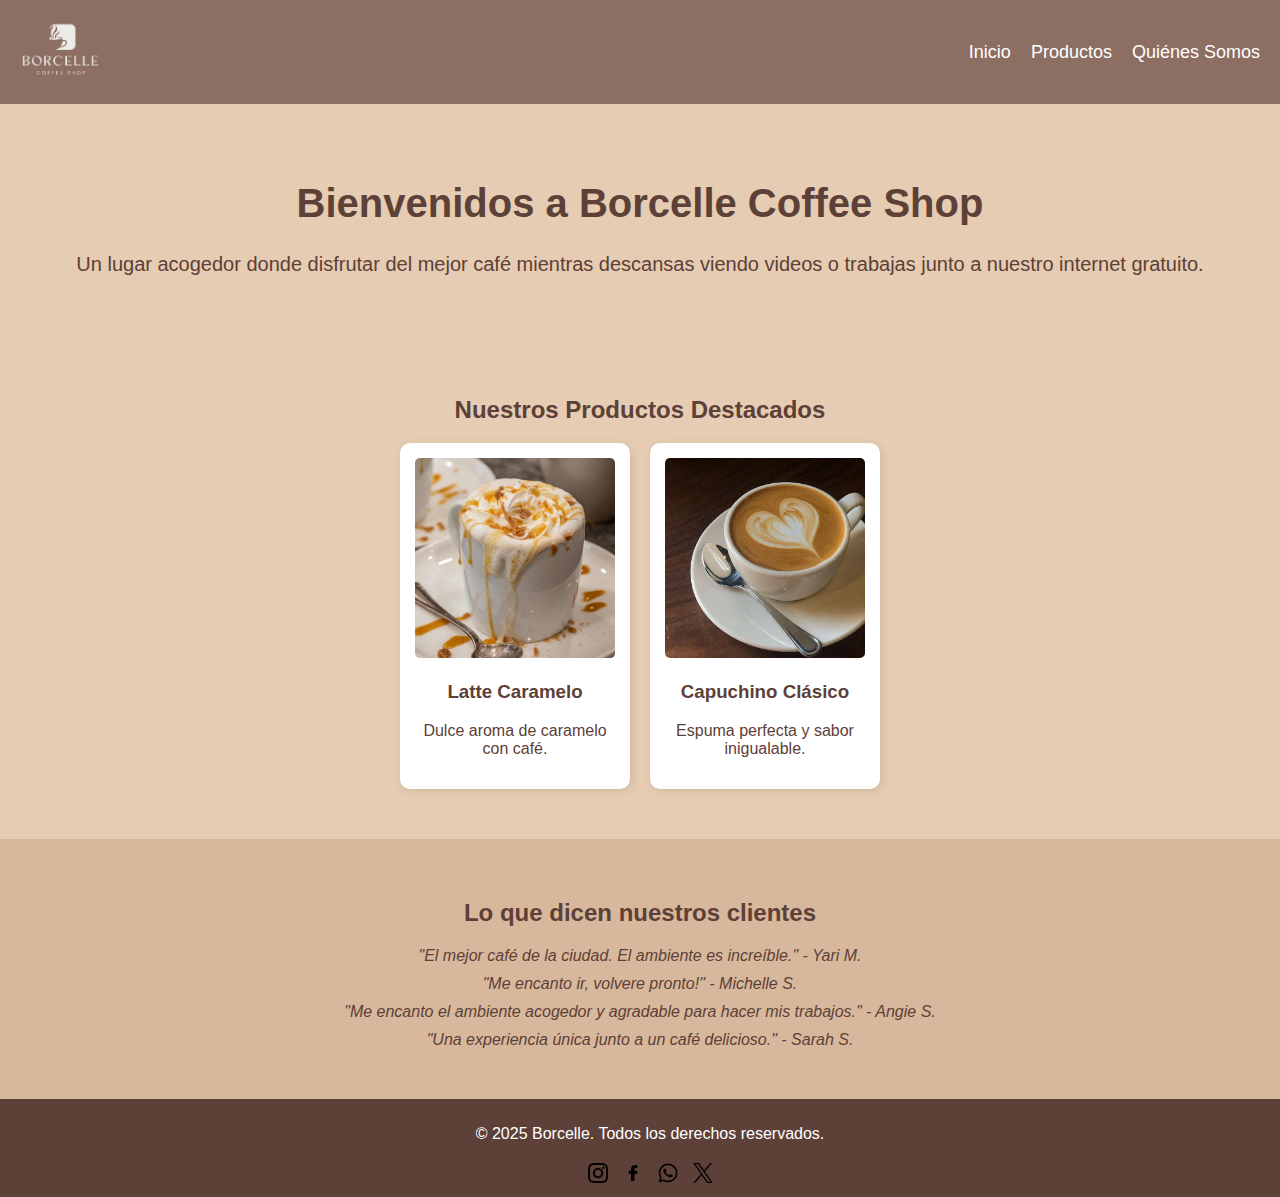
<file: cafe/index.html>
<!DOCTYPE html>
<html lang="es">
<head>
    <meta charset="UTF-8">
    <meta name="viewport" content="width=device-width, initial-scale=1.0">
    <title>Cafe</title>
    <link rel="stylesheet" href="css/styles.css">
</head>
<body>
    <header>
        <div class="logo">
            <img src="img/logo.png" alt="Logo">
        </div>
        <button class="menu-toggle">☰</button>
        <nav>
            <ul>
                <li><a href="index.html">Inicio</a></li>
                <li><a href="productos.html">Productos</a></li>
                <li><a href="sobre.html">Quiénes Somos</a></li>
            </ul>
        </nav>
    </header>
    <main>
        <section class="bienvenida">
            <h1>Bienvenidos a Borcelle Coffee Shop</h1>
            <p>Un lugar acogedor donde disfrutar del mejor café mientras descansas viendo videos o trabajas junto a nuestro internet gratuito.</p>
        </section>
        <section class="destacados">
            <h2>Nuestros Productos Destacados</h2>
            <div class="productos">
                <div class="producto">
                    <img src="img/latteS.jpg" class="card-img-top" alt="Latte Caramelo">
                    <h3>Latte Caramelo</h3>
                    <p>Dulce aroma de caramelo con café.</p>
                </div>
                <div class="producto">
                    <img src="img/capuchino.jpg" class="card-img-top" alt="Capuchino Clásico">
                    <h3>Capuchino Clásico</h3>
                    <p>Espuma perfecta y sabor inigualable.</p>
                </div>
            </div>
        </section>
        <section class="testimonios">
            <h2>Lo que dicen nuestros clientes</h2>
            <blockquote>"El mejor café de la ciudad. El ambiente es increíble." - Yari M.</blockquote>
            <blockquote>"Me encanto ir, volvere pronto!" - Michelle S.</blockquote>
            <blockquote>"Me encanto el ambiente acogedor y agradable para hacer mis trabajos." - Angie S.</blockquote>
            <blockquote>"Una experiencia única junto a un café delicioso." - Sarah S.</blockquote>
        </section>
    </main>
    <footer>
        <p>© 2025 Borcelle. Todos los derechos reservados.</p>
        <div class="redes-sociales">
            <a href="https://www.instagram.com/skzzzy" target="_blank"><img src="img/instagram.png" alt="Instagram"></a>
            <a href="https://www.facebook.com/lulu.sauceda.5" target="_blank"><img src="img/facebook.png" alt="Facebook"></a>
            <a href="https://wa.me/97237069" target="_blank"><img src="img/whatsapp.png" alt="WhatsApp"></a>
            <a href="https://x.com/michilvs" target="_blank"><img src="img/twitter.png" alt="Twitter"></a>
        </div>
    </footer>

    <script>
        document.querySelector(".menu-toggle").addEventListener("click", function() {
            document.querySelector("nav").classList.toggle("menu-active");
        });
    </script>
    
</body>
</html>
</file>
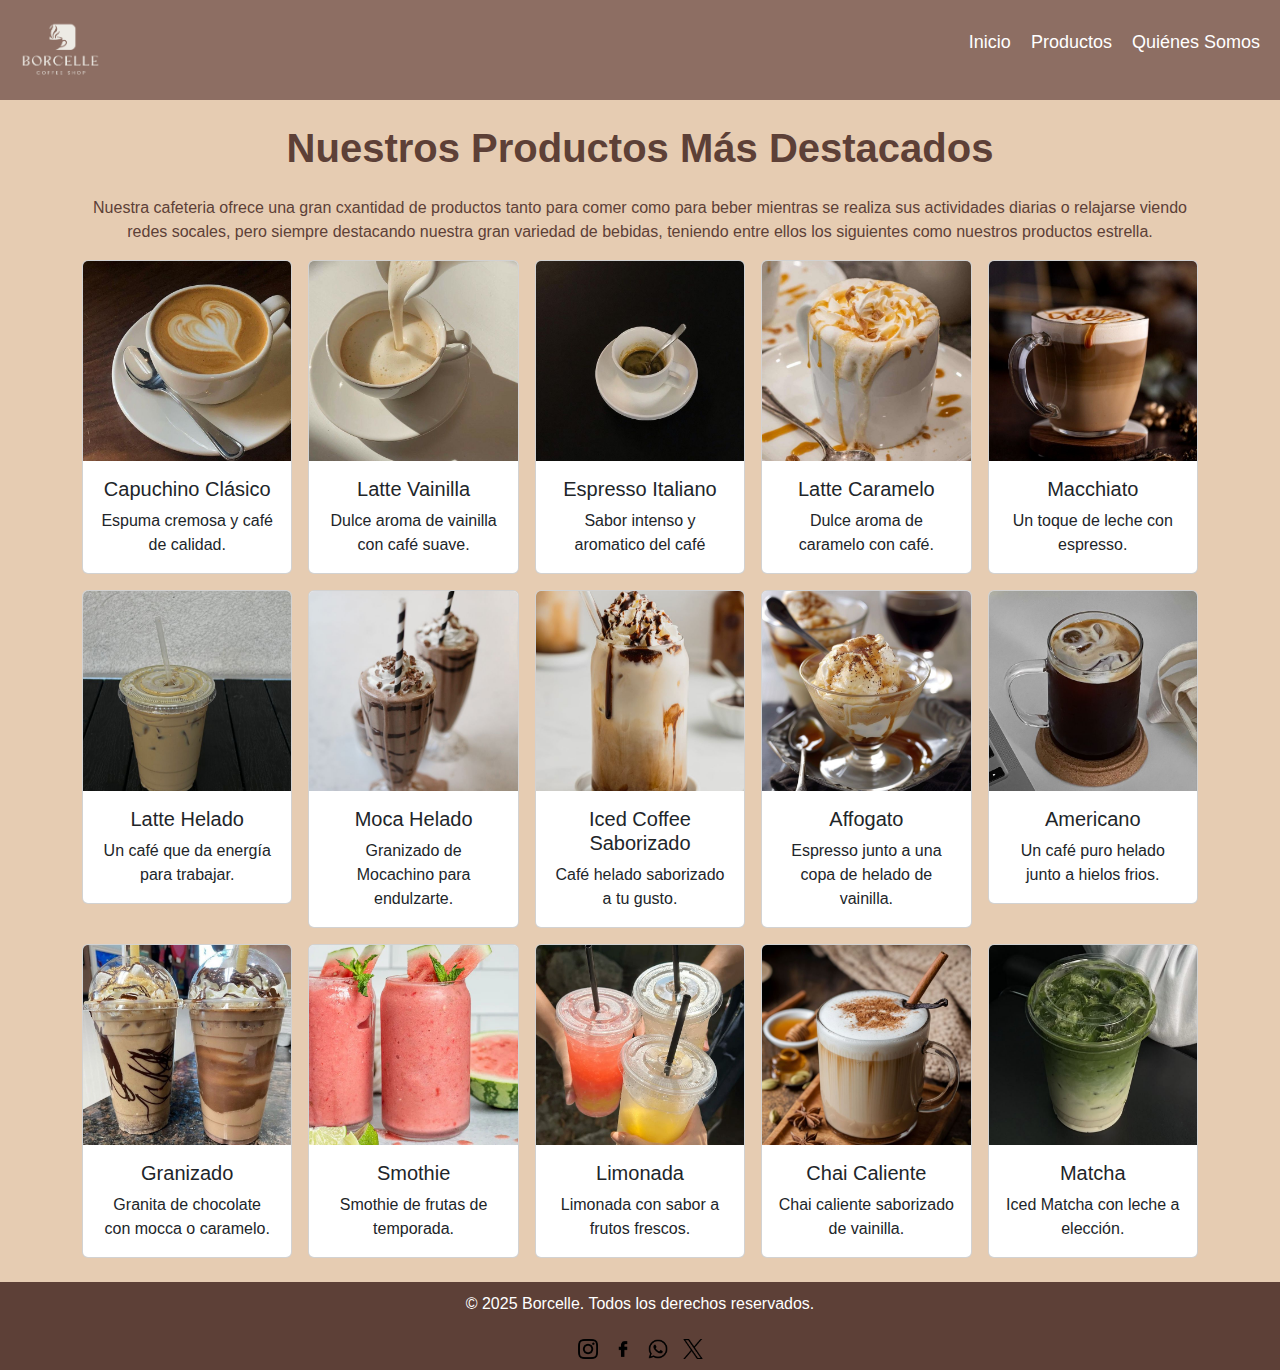
<file: cafe/productos.html>
<!DOCTYPE html>
<html lang="es">
<head>
    <meta charset="UTF-8">
    <meta name="viewport" content="width=device-width, initial-scale=1.0">
    <title>Productos - Borcelle Coffee Shop</title>
    <link href="https://cdn.jsdelivr.net/npm/bootstrap@5.3.3/dist/css/bootstrap.min.css" rel="stylesheet">
    <script src="https://cdn.jsdelivr.net/npm/bootstrap@5.3.3/dist/js/bootstrap.bundle.min.js"></script>
    <link rel="stylesheet" href="css/styles.css">
</head>
<body>
    <header>
        <div class="logo">
            <img src="img/logo.png" alt="Logo">
        </div>
        <button class="menu-toggle">☰</button>
        <nav>
            <ul>
                <li><a href="index.html">Inicio</a></li>
                <li><a href="productos.html">Productos</a></li>
                <li><a href="sobre.html">Quiénes Somos</a></li>
            </ul>
        </nav>
    </header>
    <main class="container py-4">
        <h1 class="text-center mb-4"><strong>Nuestros Productos Más Destacados</strong></h1>
        <p>Nuestra cafeteria ofrece una gran cxantidad de productos tanto para comer como para beber mientras se realiza sus actividades diarias o relajarse viendo redes socales, pero siempre destacando nuestra gran variedad de bebidas, teniendo entre ellos los siguientes como nuestros productos estrella.</p>
        <div class="row row-cols-2 row-cols-md-3 row-cols-lg-5 g-3">
           <!-- Producto 1 -->
            <div class="col">
                <div class="card">
                    <img src="img/capuchino.jpg" alt="Capuchino Clásico" class="card-img-top">
                    <div class="card-body text-center">
                        <h5 class="card-title">Capuchino Clásico</h5>
                        <p class="card-text">Espuma cremosa y café de calidad.</p>
                    </div>
                </div>
            </div>
            <!-- Producto 2 -->
            <div class="col">
                <div class="card">
                    <img src="img/latteV.jpg" alt="Latte Vainilla" class="card-img-top">
                    <div class="card-body text-center">
                        <h5 class="card-title">Latte Vainilla</h5>
                        <p class="card-text">Dulce aroma de vainilla con café suave.</p>
                    </div>
                </div>
            </div>            
            <!-- Producto 3 -->
            <div class="col">
                <div class="card">
                    <img src="img/espresso.jpg" class="card-img-top" alt="Espresso Italiano">
                    <div class="card-body text-center">
                        <h5 class="card-title">Espresso Italiano</h5>
                        <p class="card-text">Sabor intenso y aromatico del café</p>
                    </div>
                </div>
            </div> 
            <!-- Producto 4 -->
            <div class="col">
                <div class="card">
                    <img src="img/latteS.jpg" class="card-img-top" alt="Latte Caramelo">
                    <div class="card-body text-center">
                        <h5 class="card-title">Latte Caramelo</h5>
                        <p class="card-text">Dulce aroma de caramelo con café.</p>
                    </div>
                </div>
            </div> 
            <!-- Producto 5 -->
            <div class="col">
                <div class="card">
                    <img src="img/macchiato.jpg" class="card-img-top" alt="Macchiato">
                    <div class="card-body text-center">
                        <h5 class="card-title">Macchiato</h5>
                        <p class="card-text">Un toque de leche con espresso.</p>
                    </div>
                </div>
            </div> 

            <!-- Producto 6 -->
            <div class="col">
                <div class="card">
                    <img src="img/latte.jpg" alt="Latte Helado" class="card-img-top">
                    <div class="card-body text-center">
                        <h5 class="card-title">Latte Helado</h5>
                        <p class="card-text">Un café que da energía para trabajar.</p>
                    </div>
                </div>
            </div>
            <!-- Producto 7 -->
            <div class="col">
                <div class="card">
                    <img src="img/mocachinoG.jpg" alt="Moca" class="card-img-top">
                    <div class="card-body text-center">
                        <h5 class="card-title">Moca Helado</h5>
                        <p class="card-text">Granizado de Mocachino para endulzarte.</p>
                    </div>
                </div>
            </div>            
            <!-- Producto 8 -->
            <div class="col">
                <div class="card">
                    <img src="img/icedS.jpg" class="card-img-top" alt="Iced Saborizado">
                    <div class="card-body text-center">
                        <h5 class="card-title">Iced Coffee Saborizado</h5>
                        <p class="card-text">Café helado saborizado a tu gusto.</p>
                    </div>
                </div>
            </div> 
            <!-- Producto 9 -->
            <div class="col">
                <div class="card">
                    <img src="img/affogato.jpg" class="card-img-top" alt="Affogato">
                    <div class="card-body text-center">
                        <h5 class="card-title">Affogato</h5>
                        <p class="card-text">Espresso junto a una copa de helado de vainilla.</p>
                    </div>
                </div>
            </div> 
            <!-- Producto 10 -->
            <div class="col">
                <div class="card">
                    <img src="img/americano.jpg" class="card-img-top" alt="Americano">
                    <div class="card-body text-center">
                        <h5 class="card-title">Americano</h5>
                        <p class="card-text">Un café puro helado junto a hielos frios.</p>
                    </div>
                </div>
            </div>
            
            <!-- Producto 11 -->
            <div class="col">
                <div class="card">
                    <img src="img/granizado.jpg" alt="Granizado" class="card-img-top">
                    <div class="card-body text-center">
                        <h5 class="card-title">Granizado</h5>
                        <p class="card-text">Granita de chocolate con mocca o caramelo.</p>
                    </div>
                </div>
            </div>
            <!-- Producto 12 -->
            <div class="col">
                <div class="card">
                    <img src="img/smothie.jpg" alt="Smothie" class="card-img-top">
                    <div class="card-body text-center">
                        <h5 class="card-title">Smothie</h5>
                        <p class="card-text">Smothie de frutas de temporada.</p>
                    </div>
                </div>
            </div>            
            <!-- Producto 13 -->
            <div class="col">
                <div class="card">
                    <img src="img/limonada.jpg" class="card-img-top" alt="limonada">
                    <div class="card-body text-center">
                        <h5 class="card-title">Limonada</h5>
                        <p class="card-text">Limonada con sabor a frutos frescos.</p>
                    </div>
                </div>
            </div> 
            <!-- Producto 14 -->
            <div class="col">
                <div class="card">
                    <img src="img/chai.jpg" class="card-img-top" alt="Chai">
                    <div class="card-body text-center">
                        <h5 class="card-title">Chai Caliente</h5>
                        <p class="card-text">Chai caliente saborizado de vainilla.</p>
                    </div>
                </div>
            </div> 
            <!-- Producto 15 -->
            <div class="col">
                <div class="card">
                    <img src="img/matcha.jpg" class="card-img-top" alt="Matcha">
                    <div class="card-body text-center">
                        <h5 class="card-title">Matcha</h5>
                        <p class="card-text">Iced Matcha con leche a elección.</p>
                    </div>
                </div>
            </div> 
        </div>
    </main>
    <footer>
        <p>© 2025 Borcelle. Todos los derechos reservados.</p>
        <div class="redes-sociales">
            <a href="https://www.instagram.com/skzzzy" target="_blank"><img src="img/instagram.png" alt="Instagram"></a>
            <a href="https://www.facebook.com/lulu.sauceda.5" target="_blank"><img src="img/facebook.png" alt="Facebook"></a>
            <a href="https://wa.me/97237069" target="_blank"><img src="img/whatsapp.png" alt="WhatsApp"></a>
            <a href="https://x.com/michilvs" target="_blank"><img src="img/twitter.png" alt="Twitter"></a>
        </div>
    </footer>

    <script>
        document.querySelector(".menu-toggle").addEventListener("click", function() {
            document.querySelector("nav").classList.toggle("menu-active");
        });
    </script>
    
</body>
</html>
</file>
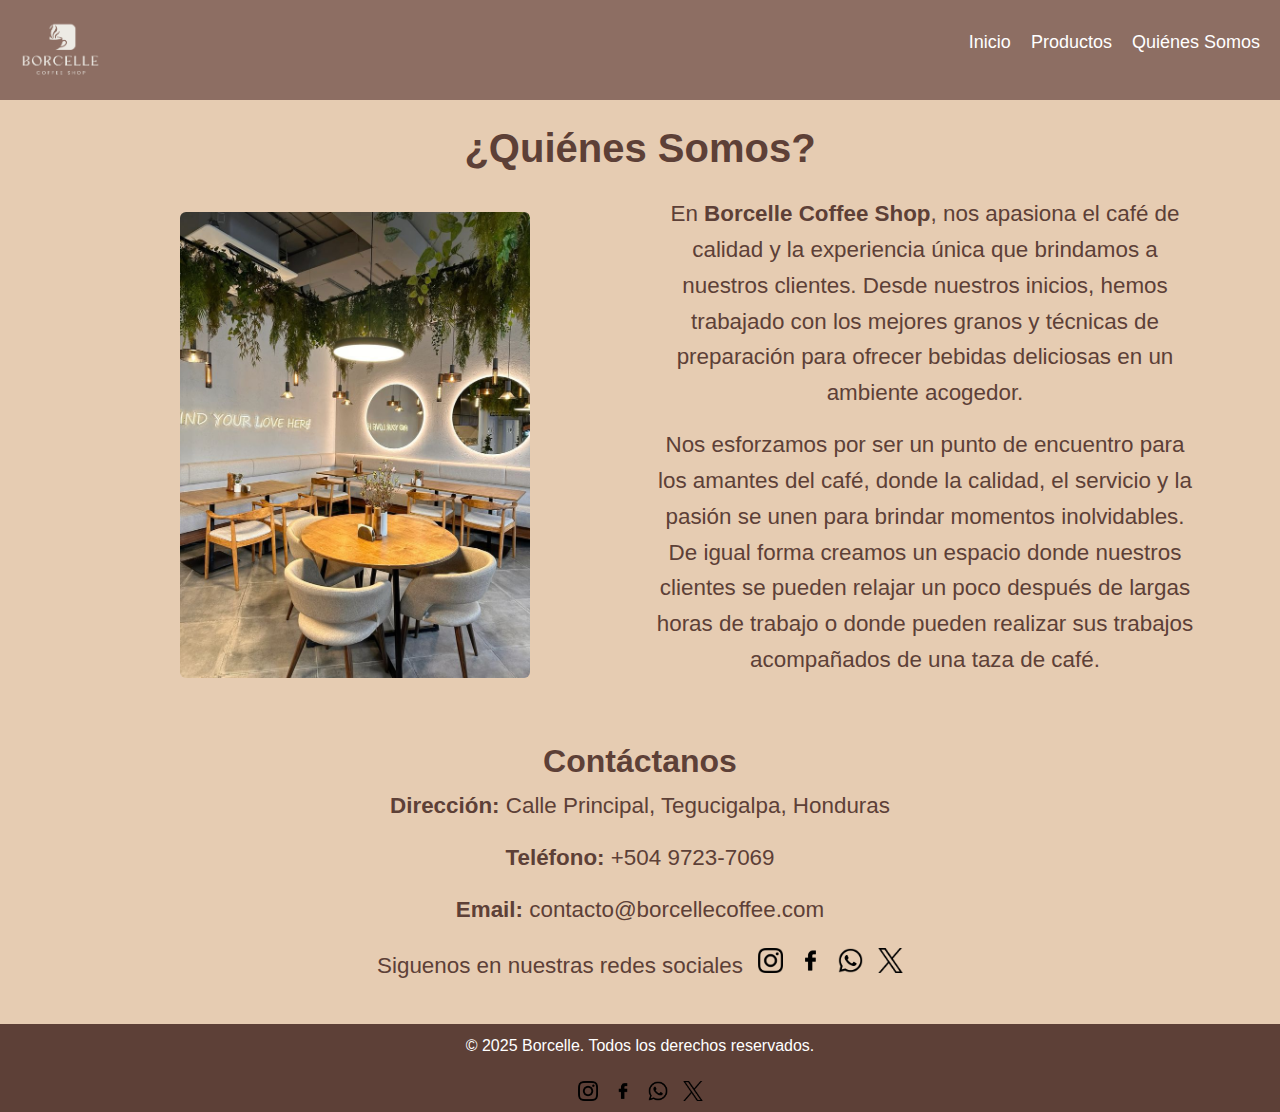
<file: cafe/sobre.html>
<!DOCTYPE html>
<html lang="es">
<head>
    <meta charset="UTF-8">
    <meta name="viewport" content="width=device-width, initial-scale=1.0">
    <title>Quiénes Somos - Borcelle Coffee Shop</title>
    <link href="https://cdn.jsdelivr.net/npm/bootstrap@5.3.3/dist/css/bootstrap.min.css" rel="stylesheet">
    <script src="https://cdn.jsdelivr.net/npm/bootstrap@5.3.3/dist/js/bootstrap.bundle.min.js"></script>
    <link rel="stylesheet" href="css/styles.css">
</head>
<body>
    <header>
        <div class="logo">
            <img src="img/logo.png" alt="Logo">
        </div>
        <button class="menu-toggle">☰</button>
        <nav>
            <ul>
                <li><a href="index.html">Inicio</a></li>
                <li><a href="productos.html">Productos</a></li>
                <li><a href="sobre.html">Quiénes Somos</a></li>
            </ul>
        </nav>
    </header>
    
    <main class="container py-4 quienes-somos">
        <h1 class="text-center mb-4"><strong>¿Quiénes Somos?</strong></h1>
        <div class="row">
            <div class="col-md-6">
                <img src="img/cafeteria.jpg" alt="Nuestra cafetería" class="img-fluid rounded">
            </div>
            <div class="col-md-6">
                <p>
                    En <strong>Borcelle Coffee Shop</strong>, nos apasiona el café de calidad y la experiencia única que brindamos a nuestros clientes.
                    Desde nuestros inicios, hemos trabajado con los mejores granos y técnicas de preparación para ofrecer bebidas deliciosas en un ambiente acogedor.
                </p>
                <p>
                    Nos esforzamos por ser un punto de encuentro para los amantes del café, donde la calidad, el servicio y la pasión se unen para brindar momentos inolvidables. De igual forma creamos un espacio donde nuestros clientes se pueden relajar un poco después de largas horas de trabajo o donde pueden realizar sus trabajos acompañados de una taza de café.
                </p>
            </div>
        </div>
        
        <h2 class="text-center mt-5"><strong>Contáctanos</strong></h2>
        <div class="text-center">
            <p><strong>Dirección:</strong> Calle Principal, Tegucigalpa, Honduras</p>
            <p><strong>Teléfono:</strong> +504 9723-7069</p>
            <p><strong>Email:</strong> contacto@borcellecoffee.com</p>
            <div class="redes-sociales">
                <p>Siguenos en nuestras redes sociales</p>
                <a href="https://www.instagram.com/skzzzy" target="_blank"><img src="img/instagram.png" alt="Instagram"></a>
                <a href="https://www.facebook.com/lulu.sauceda.5" target="_blank"><img src="img/facebook.png" alt="Facebook"></a>
                <a href="https://wa.me/97237069" target="_blank"><img src="img/whatsapp.png" alt="WhatsApp"></a>
                <a href="https://x.com/michilvs" target="_blank"><img src="img/twitter.png" alt="Twitter"></a>
            </div>
        </div>
    </main>
    
    <footer>
        <p>© 2025 Borcelle. Todos los derechos reservados.</p>
        <div class="redes-sociales">
            <a href="https://www.instagram.com/skzzzy" target="_blank"><img src="img/instagram.png" alt="Instagram"></a>
            <a href="https://www.facebook.com/lulu.sauceda.5" target="_blank"><img src="img/facebook.png" alt="Facebook"></a>
            <a href="https://wa.me/97237069" target="_blank"><img src="img/whatsapp.png" alt="WhatsApp"></a>
            <a href="https://x.com/michilvs" target="_blank"><img src="img/twitter.png" alt="Twitter"></a>
        </div>
    </footer>

    <script>
        document.querySelector(".menu-toggle").addEventListener("click", function() {
            document.querySelector("nav").classList.toggle("menu-active");
        });
    </script>
    
</body>
</html>
</file>
<file: cafe/css/styles.css>
body {
    font-family: 'Arial', sans-serif;
    margin: 0;
    padding: 0;
    background-color: #e6ccb2;
    color: #5d4037;
    text-align: center;
}

header {
    background-color: #8d6e63;
    padding: 20px;
    display: flex;
    align-items: center;
    justify-content: space-between;
    position: relative;
}

.logo img {
    height: 60px;
}

nav {
    display: flex;
}

nav ul {
    list-style: none;
    padding: 0;
    display: flex;
    gap: 20px;
}

nav ul li {
    display: inline;
}

nav ul li a {
    text-decoration: none;
    color: white;
    font-size: 18px;
}

.bienvenida {
    padding: 50px;
    font-size: 20px;
}

.destacados {
    padding: 30px;
}

.productos {
    display: flex;
    justify-content: center;
    gap: 20px;
    flex-wrap: wrap;
}

.producto {
    background: white;
    padding: 15px;
    border-radius: 10px;
    box-shadow: 2px 2px 10px rgba(0, 0, 0, 0.1);
    max-width: 200px;
}

.producto img {
    max-width: 100%;
    border-radius: 5px;
}

.card-img-top {
    width: 100%;
    height: 200px;
    object-fit: cover;
}

.testimonios {
    background-color: #d7b89c;
    padding: 40px;
    margin-top: 20px;
}

blockquote {
    font-style: italic;
    margin: 10px auto;
    width: 60%;
}

.quienes-somos .row {
    align-items: center;
}

.quienes-somos img {
    width: 80%;
    max-width: 350px;
    display: block;
    margin: 0 auto;
}

.quienes-somos p {
    font-size: 1.4rem;
    line-height: 1.6;
}

footer {
    background-color: #5d4037;
    color: white;
    padding: 10px;
    position: relative;
    width: 100%;
}

.redes-sociales {
    display: flex;
    justify-content: center;
    gap: 15px;
    margin-top: 20px;
}

.redes-sociales a {
    text-decoration: none;
    transition: transform 0.3s;
}

.redes-sociales a:hover {
    transform: scale(1.1);
}

.redes-sociales img {
    width: 20px;
    height: 20px;
}

.quienes-somos .redes-sociales img {
    width: 25px;
    height: 25px;
}

@media (max-width: 576px) {
    .row-cols-2 > .col:last-child {
        margin: 0 auto;
        display: flex;
        justify-content: center;
    }

    nav {
        display: none;
        flex-direction: column;
        background-color: #8d6e63;
        position: absolute;
        top: 100%;
        left: 0;
        width: 100%;
        text-align: center;
    }

    nav ul {
        flex-direction: column;
        gap: 10px;
        padding: 10px 0;
    }

    .menu-toggle {
        display: block;
        background: none;
        border: none;
        color: white;
        font-size: 24px;
        cursor: pointer;
    }

    .menu-active {
        display: flex;
    }
}

@media (min-width: 577px) {
    .menu-toggle {
        display: none;
    }
}

/* Ajustes para tabletas */
@media (max-width: 768px) {
    .quienes-somos img {
        width: 100%;
        max-width: 400px;
    }

    .quienes-somos p {
        font-size: 1.2rem;
    }
}
</file>
